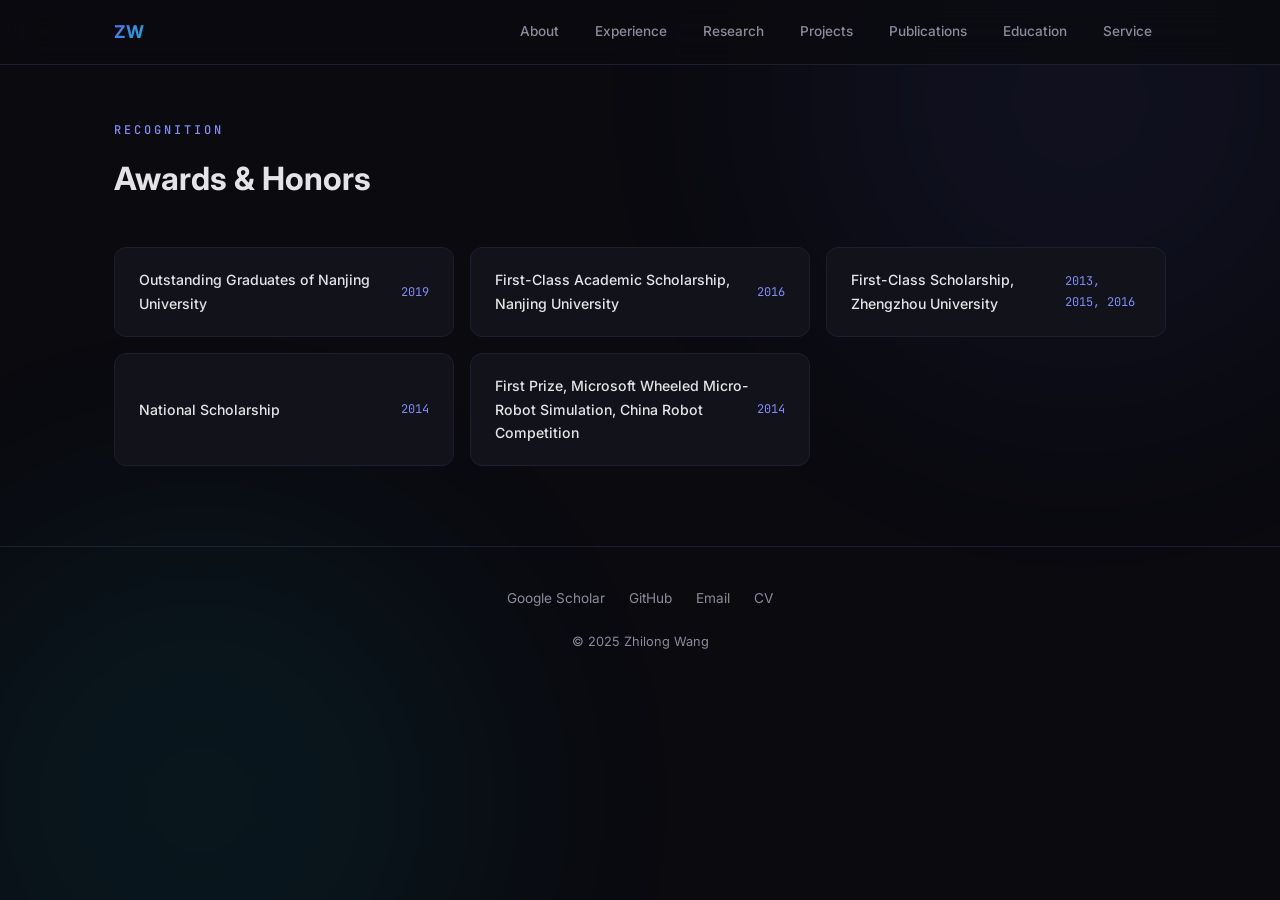
<file: awards.html>
<!DOCTYPE html>
<html lang="en">
<head>
  <meta charset="utf-8">
  <meta name="viewport" content="width=device-width, initial-scale=1">
  <meta name="description" content="Zhilong Wang - Security Engineer & Researcher specializing in program analysis, software security, and AI for security">
  <meta name="author" content="Zhilong Wang">
  <title>Awards | Zhilong Wang</title>
  <link rel="shortcut icon" href="favicon.ico" type="image/x-icon">
  <link href="https://fonts.googleapis.com/css2?family=Inter:wght@300;400;500;600;700&family=JetBrains+Mono:wght@400;500&display=swap" rel="stylesheet">
  <link rel="stylesheet" href="style.css">
</head>
<body>

<div class="bg-glow bg-glow-1"></div>
<div class="bg-glow bg-glow-2"></div>

<nav>
  <div class="nav-inner">
    <a href="index.html" class="nav-logo">ZW</a>
    <button class="nav-toggle" onclick="document.querySelector('.nav-links').classList.toggle('open')" aria-label="Menu">&#9776;</button>
    <div class="nav-links">
      <a href="index.html#about" data-nav="index.html">About</a>
      <a href="experience.html" data-nav="experience.html">Experience</a>
      <a href="research.html" data-nav="research.html">Research</a>
      <a href="projects.html" data-nav="projects.html">Projects</a>
      <a href="publications.html" data-nav="publications.html">Publications</a>
      <a href="education.html" data-nav="education.html">Education</a>
      <a href="service.html" data-nav="service.html">Service</a>
    </div>
  </div>
</nav>

<section id="awards">
  <div class="container">
    <div class="section-label">Recognition</div>
    <h2 class="section-title">Awards & Honors</h2>
    <div class="awards-grid">
      <div class="award-item fade-in">
        <span class="award-name">Outstanding Graduates of Nanjing University</span>
        <span class="award-year">2019</span>
      </div>
      <div class="award-item fade-in">
        <span class="award-name">First-Class Academic Scholarship, Nanjing University</span>
        <span class="award-year">2016</span>
      </div>
      <div class="award-item fade-in">
        <span class="award-name">First-Class Scholarship, Zhengzhou University</span>
        <span class="award-year">2013, 2015, 2016</span>
      </div>
      <div class="award-item fade-in">
        <span class="award-name">National Scholarship</span>
        <span class="award-year">2014</span>
      </div>
      <div class="award-item fade-in">
        <span class="award-name">First Prize, Microsoft Wheeled Micro-Robot Simulation, China Robot Competition</span>
        <span class="award-year">2014</span>
      </div>
    </div>
  </div>
</section>

<footer>
  <div class="container">
    <div class="footer-links">
      <a href="https://scholar.google.com/citations?user=POZRVgoAAAAJ" target="_blank">Google Scholar</a>
      <a href="https://github.com/zhilongwang" target="_blank">GitHub</a>
      <a href="mailto:izhilongwang@gmail.com">Email</a>
      <a href="resume/cv_en.pdf" target="_blank">CV</a>
    </div>
    <p>&copy; 2025 Zhilong Wang</p>
  </div>
</footer>

<script>
const observer = new IntersectionObserver((entries) => {
  entries.forEach(entry => {
    if (entry.isIntersecting) entry.target.classList.add('visible');
  });
}, { threshold: 0.1 });
document.querySelectorAll('.fade-in').forEach(el => observer.observe(el));

document.querySelectorAll('.nav-links a').forEach(link => {
  link.addEventListener('click', () => {
    document.querySelector('.nav-links').classList.remove('open');
  });
});

(function() {
  const path = window.location.pathname;
  const file = path.endsWith('/') || path.endsWith('/index.html') || path === '' ? 'index.html' : path.split('/').pop();
  document.querySelectorAll('.nav-links a[data-nav]').forEach(a => {
    if (a.getAttribute('data-nav') === file) a.classList.add('active');
  });
})();
</script>

</body>
</html>
</file>
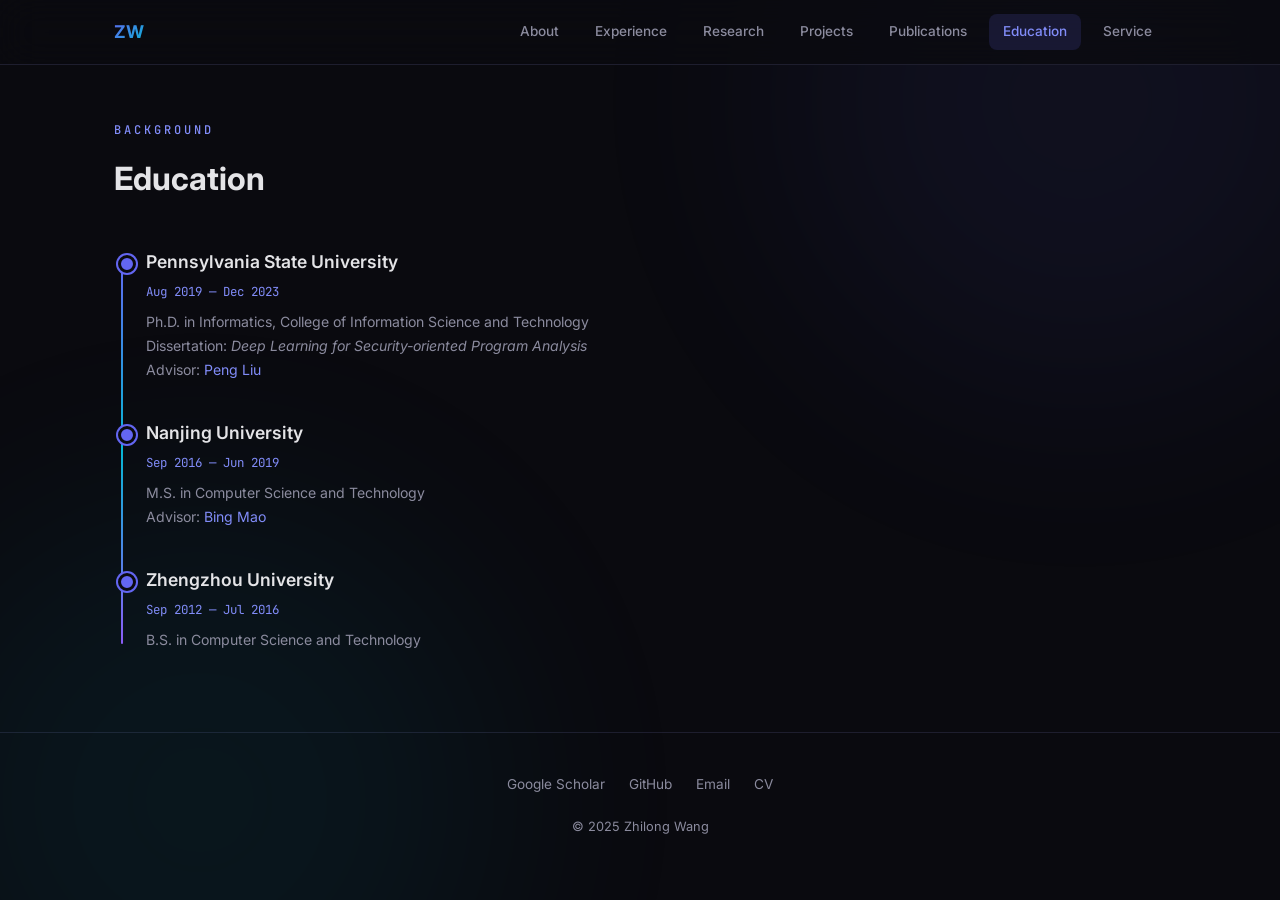
<file: education.html>
<!DOCTYPE html>
<html lang="en">
<head>
  <meta charset="utf-8">
  <meta name="viewport" content="width=device-width, initial-scale=1">
  <meta name="description" content="Zhilong Wang - Security Engineer & Researcher specializing in program analysis, software security, and AI for security">
  <meta name="author" content="Zhilong Wang">
  <title>Education | Zhilong Wang</title>
  <link rel="shortcut icon" href="favicon.ico" type="image/x-icon">
  <link href="https://fonts.googleapis.com/css2?family=Inter:wght@300;400;500;600;700&family=JetBrains+Mono:wght@400;500&display=swap" rel="stylesheet">
  <link rel="stylesheet" href="style.css">
</head>
<body>

<div class="bg-glow bg-glow-1"></div>
<div class="bg-glow bg-glow-2"></div>

<nav>
  <div class="nav-inner">
    <a href="index.html" class="nav-logo">ZW</a>
    <button class="nav-toggle" onclick="document.querySelector('.nav-links').classList.toggle('open')" aria-label="Menu">&#9776;</button>
    <div class="nav-links">
      <a href="index.html#about" data-nav="index.html">About</a>
      <a href="experience.html" data-nav="experience.html">Experience</a>
      <a href="research.html" data-nav="research.html">Research</a>
      <a href="projects.html" data-nav="projects.html">Projects</a>
      <a href="publications.html" data-nav="publications.html">Publications</a>
      <a href="education.html" data-nav="education.html">Education</a>
      <a href="service.html" data-nav="service.html">Service</a>
    </div>
  </div>
</nav>

<section id="education">
  <div class="container">
    <div class="section-label">Background</div>
    <h2 class="section-title">Education</h2>
    <div class="timeline">
      <div class="timeline-item fade-in">
        <h3>Pennsylvania State University</h3>
        <div class="timeline-date">Aug 2019 &mdash; Dec 2023</div>
        <p>Ph.D. in Informatics, College of Information Science and Technology<br>
        Dissertation: <em>Deep Learning for Security-oriented Program Analysis</em><br>
        Advisor: <a href="https://s2.ist.psu.edu/pliu/" style="color:var(--accent-light);text-decoration:none;">Peng Liu</a></p>
      </div>
      <div class="timeline-item fade-in">
        <h3>Nanjing University</h3>
        <div class="timeline-date">Sep 2016 &mdash; Jun 2019</div>
        <p>M.S. in Computer Science and Technology<br>
        Advisor: <a href="https://cs.nju.edu.cn/58/1f/c2639a153631/page.htm" style="color:var(--accent-light);text-decoration:none;">Bing Mao</a></p>
      </div>
      <div class="timeline-item fade-in">
        <h3>Zhengzhou University</h3>
        <div class="timeline-date">Sep 2012 &mdash; Jul 2016</div>
        <p>B.S. in Computer Science and Technology</p>
      </div>
    </div>
  </div>
</section>

<footer>
  <div class="container">
    <div class="footer-links">
      <a href="https://scholar.google.com/citations?user=POZRVgoAAAAJ" target="_blank">Google Scholar</a>
      <a href="https://github.com/zhilongwang" target="_blank">GitHub</a>
      <a href="mailto:izhilongwang@gmail.com">Email</a>
      <a href="resume/cv_en.pdf" target="_blank">CV</a>
    </div>
    <p>&copy; 2025 Zhilong Wang</p>
  </div>
</footer>

<script>
const observer = new IntersectionObserver((entries) => {
  entries.forEach(entry => {
    if (entry.isIntersecting) entry.target.classList.add('visible');
  });
}, { threshold: 0.1 });
document.querySelectorAll('.fade-in').forEach(el => observer.observe(el));

document.querySelectorAll('.nav-links a').forEach(link => {
  link.addEventListener('click', () => {
    document.querySelector('.nav-links').classList.remove('open');
  });
});

(function() {
  const path = window.location.pathname;
  const file = path.endsWith('/') || path.endsWith('/index.html') || path === '' ? 'index.html' : path.split('/').pop();
  document.querySelectorAll('.nav-links a[data-nav]').forEach(a => {
    if (a.getAttribute('data-nav') === file) a.classList.add('active');
  });
})();
</script>

</body>
</html>
</file>
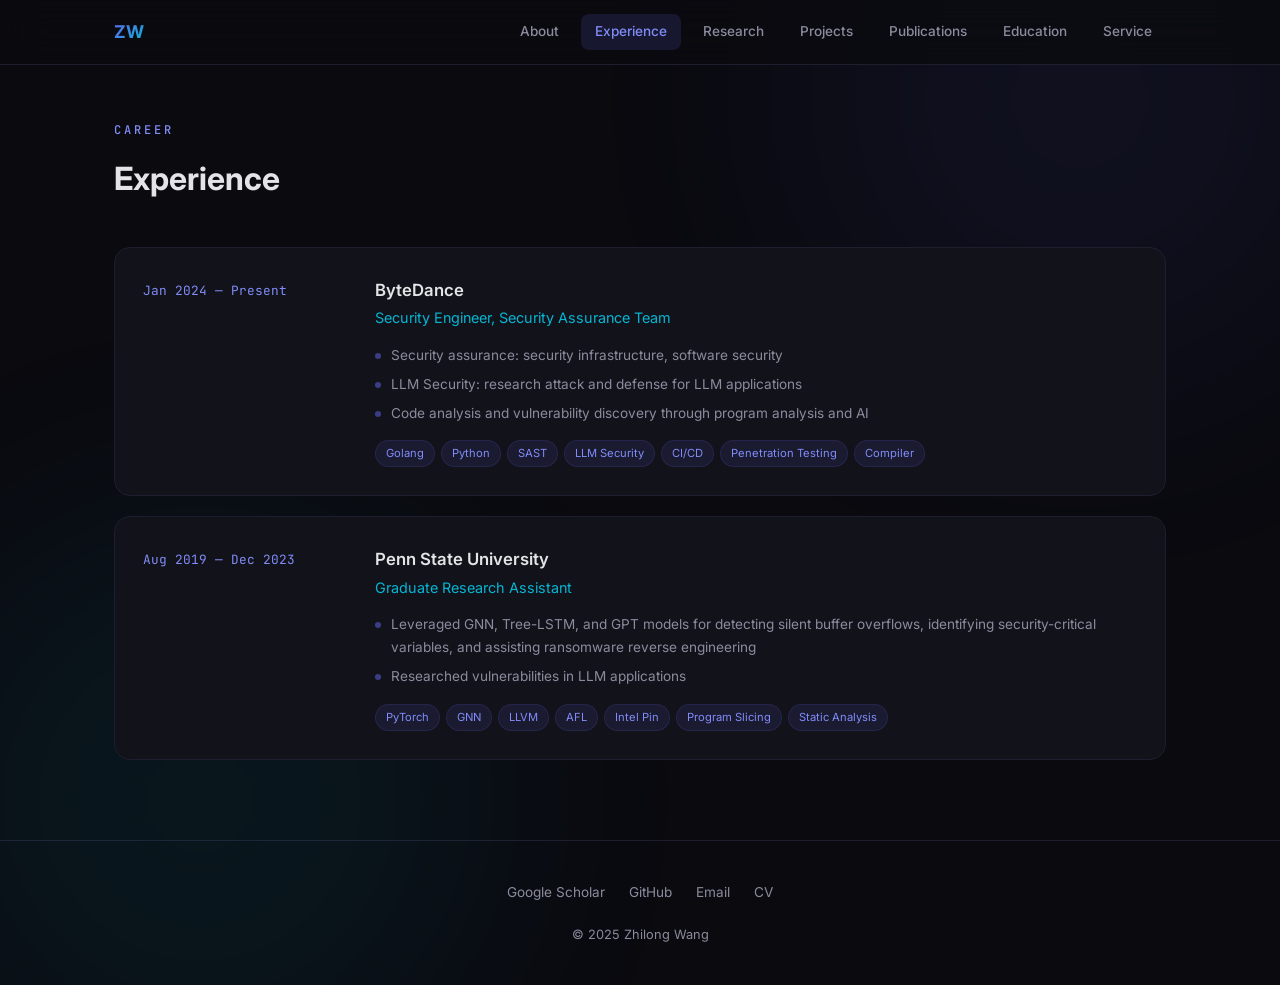
<file: experience.html>
<!DOCTYPE html>
<html lang="en">
<head>
  <meta charset="utf-8">
  <meta name="viewport" content="width=device-width, initial-scale=1">
  <meta name="description" content="Zhilong Wang - Security Engineer & Researcher specializing in program analysis, software security, and AI for security">
  <meta name="author" content="Zhilong Wang">
  <title>Experience | Zhilong Wang</title>
  <link rel="shortcut icon" href="favicon.ico" type="image/x-icon">
  <link href="https://fonts.googleapis.com/css2?family=Inter:wght@300;400;500;600;700&family=JetBrains+Mono:wght@400;500&display=swap" rel="stylesheet">
  <link rel="stylesheet" href="style.css">
</head>
<body>

<div class="bg-glow bg-glow-1"></div>
<div class="bg-glow bg-glow-2"></div>

<nav>
  <div class="nav-inner">
    <a href="index.html" class="nav-logo">ZW</a>
    <button class="nav-toggle" onclick="document.querySelector('.nav-links').classList.toggle('open')" aria-label="Menu">&#9776;</button>
    <div class="nav-links">
      <a href="index.html#about" data-nav="index.html">About</a>
      <a href="experience.html" data-nav="experience.html">Experience</a>
      <a href="research.html" data-nav="research.html">Research</a>
      <a href="projects.html" data-nav="projects.html">Projects</a>
      <a href="publications.html" data-nav="publications.html">Publications</a>
      <a href="education.html" data-nav="education.html">Education</a>
      <a href="service.html" data-nav="service.html">Service</a>
    </div>
  </div>
</nav>

<section id="experience">
  <div class="container">
    <div class="section-label">Career</div>
    <h2 class="section-title">Experience</h2>
    <div class="exp-list">

      <div class="card exp-item fade-in">
        <div class="exp-date">Jan 2024 &mdash; Present</div>
        <div class="exp-content">
          <h3>ByteDance</h3>
          <div class="exp-role">Security Engineer, Security Assurance Team</div>
          <ul>
            <li>Security assurance: security infrastructure, software security</li>
            <li>LLM Security: research attack and defense for LLM applications</li>
            <li>Code analysis and vulnerability discovery through program analysis and AI</li>
          </ul>
          <div class="exp-skills">
            <span>Golang</span><span>Python</span><span>SAST</span><span>LLM Security</span><span>CI/CD</span><span>Penetration Testing</span><span>Compiler</span>
          </div>
        </div>
      </div>

      <div class="card exp-item fade-in">
        <div class="exp-date">Aug 2019 &mdash; Dec 2023</div>
        <div class="exp-content">
          <h3>Penn State University</h3>
          <div class="exp-role">Graduate Research Assistant</div>
          <ul>
            <li>Leveraged GNN, Tree-LSTM, and GPT models for detecting silent buffer overflows, identifying security-critical variables, and assisting ransomware reverse engineering</li>
            <li>Researched vulnerabilities in LLM applications</li>
          </ul>
          <div class="exp-skills">
            <span>PyTorch</span><span>GNN</span><span>LLVM</span><span>AFL</span><span>Intel Pin</span><span>Program Slicing</span><span>Static Analysis</span>
          </div>
        </div>
      </div>

    </div>
  </div>
</section>

<footer>
  <div class="container">
    <div class="footer-links">
      <a href="https://scholar.google.com/citations?user=POZRVgoAAAAJ" target="_blank">Google Scholar</a>
      <a href="https://github.com/zhilongwang" target="_blank">GitHub</a>
      <a href="mailto:izhilongwang@gmail.com">Email</a>
      <a href="resume/cv_en.pdf" target="_blank">CV</a>
    </div>
    <p>&copy; 2025 Zhilong Wang</p>
  </div>
</footer>

<script>
const observer = new IntersectionObserver((entries) => {
  entries.forEach(entry => {
    if (entry.isIntersecting) entry.target.classList.add('visible');
  });
}, { threshold: 0.1 });
document.querySelectorAll('.fade-in').forEach(el => observer.observe(el));

document.querySelectorAll('.nav-links a').forEach(link => {
  link.addEventListener('click', () => {
    document.querySelector('.nav-links').classList.remove('open');
  });
});

(function() {
  const path = window.location.pathname;
  const file = path.endsWith('/') || path.endsWith('/index.html') || path === '' ? 'index.html' : path.split('/').pop();
  document.querySelectorAll('.nav-links a[data-nav]').forEach(a => {
    if (a.getAttribute('data-nav') === file) a.classList.add('active');
  });
})();
</script>

</body>
</html>
</file>
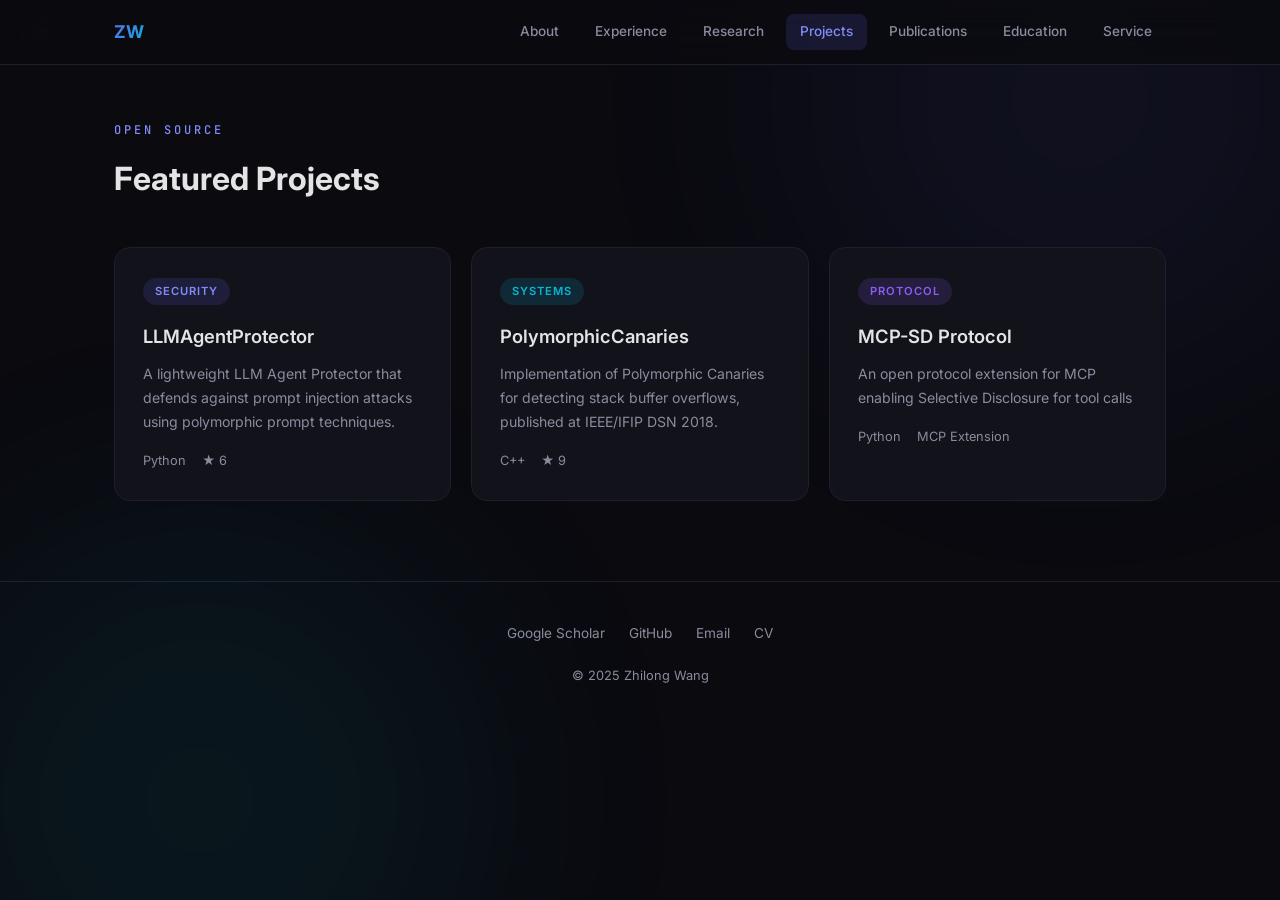
<file: projects.html>
<!DOCTYPE html>
<html lang="en">
<head>
  <meta charset="utf-8">
  <meta name="viewport" content="width=device-width, initial-scale=1">
  <meta name="description" content="Zhilong Wang - Security Engineer & Researcher specializing in program analysis, software security, and AI for security">
  <meta name="author" content="Zhilong Wang">
  <title>Projects | Zhilong Wang</title>
  <link rel="shortcut icon" href="favicon.ico" type="image/x-icon">
  <link href="https://fonts.googleapis.com/css2?family=Inter:wght@300;400;500;600;700&family=JetBrains+Mono:wght@400;500&display=swap" rel="stylesheet">
  <link rel="stylesheet" href="style.css">
</head>
<body>

<div class="bg-glow bg-glow-1"></div>
<div class="bg-glow bg-glow-2"></div>

<nav>
  <div class="nav-inner">
    <a href="index.html" class="nav-logo">ZW</a>
    <button class="nav-toggle" onclick="document.querySelector('.nav-links').classList.toggle('open')" aria-label="Menu">&#9776;</button>
    <div class="nav-links">
      <a href="index.html#about" data-nav="index.html">About</a>
      <a href="experience.html" data-nav="experience.html">Experience</a>
      <a href="research.html" data-nav="research.html">Research</a>
      <a href="projects.html" data-nav="projects.html">Projects</a>
      <a href="publications.html" data-nav="publications.html">Publications</a>
      <a href="education.html" data-nav="education.html">Education</a>
      <a href="service.html" data-nav="service.html">Service</a>
    </div>
  </div>
</nav>

<section id="projects">
  <div class="container">
    <div class="section-label">Open Source</div>
    <h2 class="section-title">Featured Projects</h2>
    <div class="projects-grid">
      <div class="card project-card fade-in">
        <span class="project-tag">Security</span>
        <h3><a href="https://github.com/zhilongwang/LLMAgentProtector" target="_blank">LLMAgentProtector</a></h3>
        <p>A lightweight LLM Agent Protector that defends against prompt injection attacks using polymorphic prompt techniques.</p>
        <div class="project-meta">
          <span>Python</span>
          <span>&#9733; 6</span>
        </div>
      </div>
      <div class="card project-card fade-in">
        <span class="project-tag">Systems</span>
        <h3><a href="https://github.com/zhilongwang/PolymorphicCanaries" target="_blank">PolymorphicCanaries</a></h3>
        <p>Implementation of Polymorphic Canaries for detecting stack buffer overflows, published at IEEE/IFIP DSN 2018.</p>
        <div class="project-meta">
          <span>C++</span>
          <span>&#9733; 9</span>
        </div>
      </div>
      <div class="card project-card fade-in">
        <span class="project-tag">Protocol</span>
        <h3><a href="https://mcp-sd.github.io" target="_blank">MCP-SD Protocol</a></h3>
        <p>An open protocol extension for MCP enabling Selective Disclosure for tool calls</p>
        <div class="project-meta">
          <span>Python</span>
          <span>MCP Extension</span>
        </div>
      </div>
    </div>
  </div>
</section>

<footer>
  <div class="container">
    <div class="footer-links">
      <a href="https://scholar.google.com/citations?user=POZRVgoAAAAJ" target="_blank">Google Scholar</a>
      <a href="https://github.com/zhilongwang" target="_blank">GitHub</a>
      <a href="mailto:izhilongwang@gmail.com">Email</a>
      <a href="resume/cv_en.pdf" target="_blank">CV</a>
    </div>
    <p>&copy; 2025 Zhilong Wang</p>
  </div>
</footer>

<script>
const observer = new IntersectionObserver((entries) => {
  entries.forEach(entry => {
    if (entry.isIntersecting) entry.target.classList.add('visible');
  });
}, { threshold: 0.1 });
document.querySelectorAll('.fade-in').forEach(el => observer.observe(el));

document.querySelectorAll('.nav-links a').forEach(link => {
  link.addEventListener('click', () => {
    document.querySelector('.nav-links').classList.remove('open');
  });
});

(function() {
  const path = window.location.pathname;
  const file = path.endsWith('/') || path.endsWith('/index.html') || path === '' ? 'index.html' : path.split('/').pop();
  document.querySelectorAll('.nav-links a[data-nav]').forEach(a => {
    if (a.getAttribute('data-nav') === file) a.classList.add('active');
  });
})();
</script>

</body>
</html>
</file>
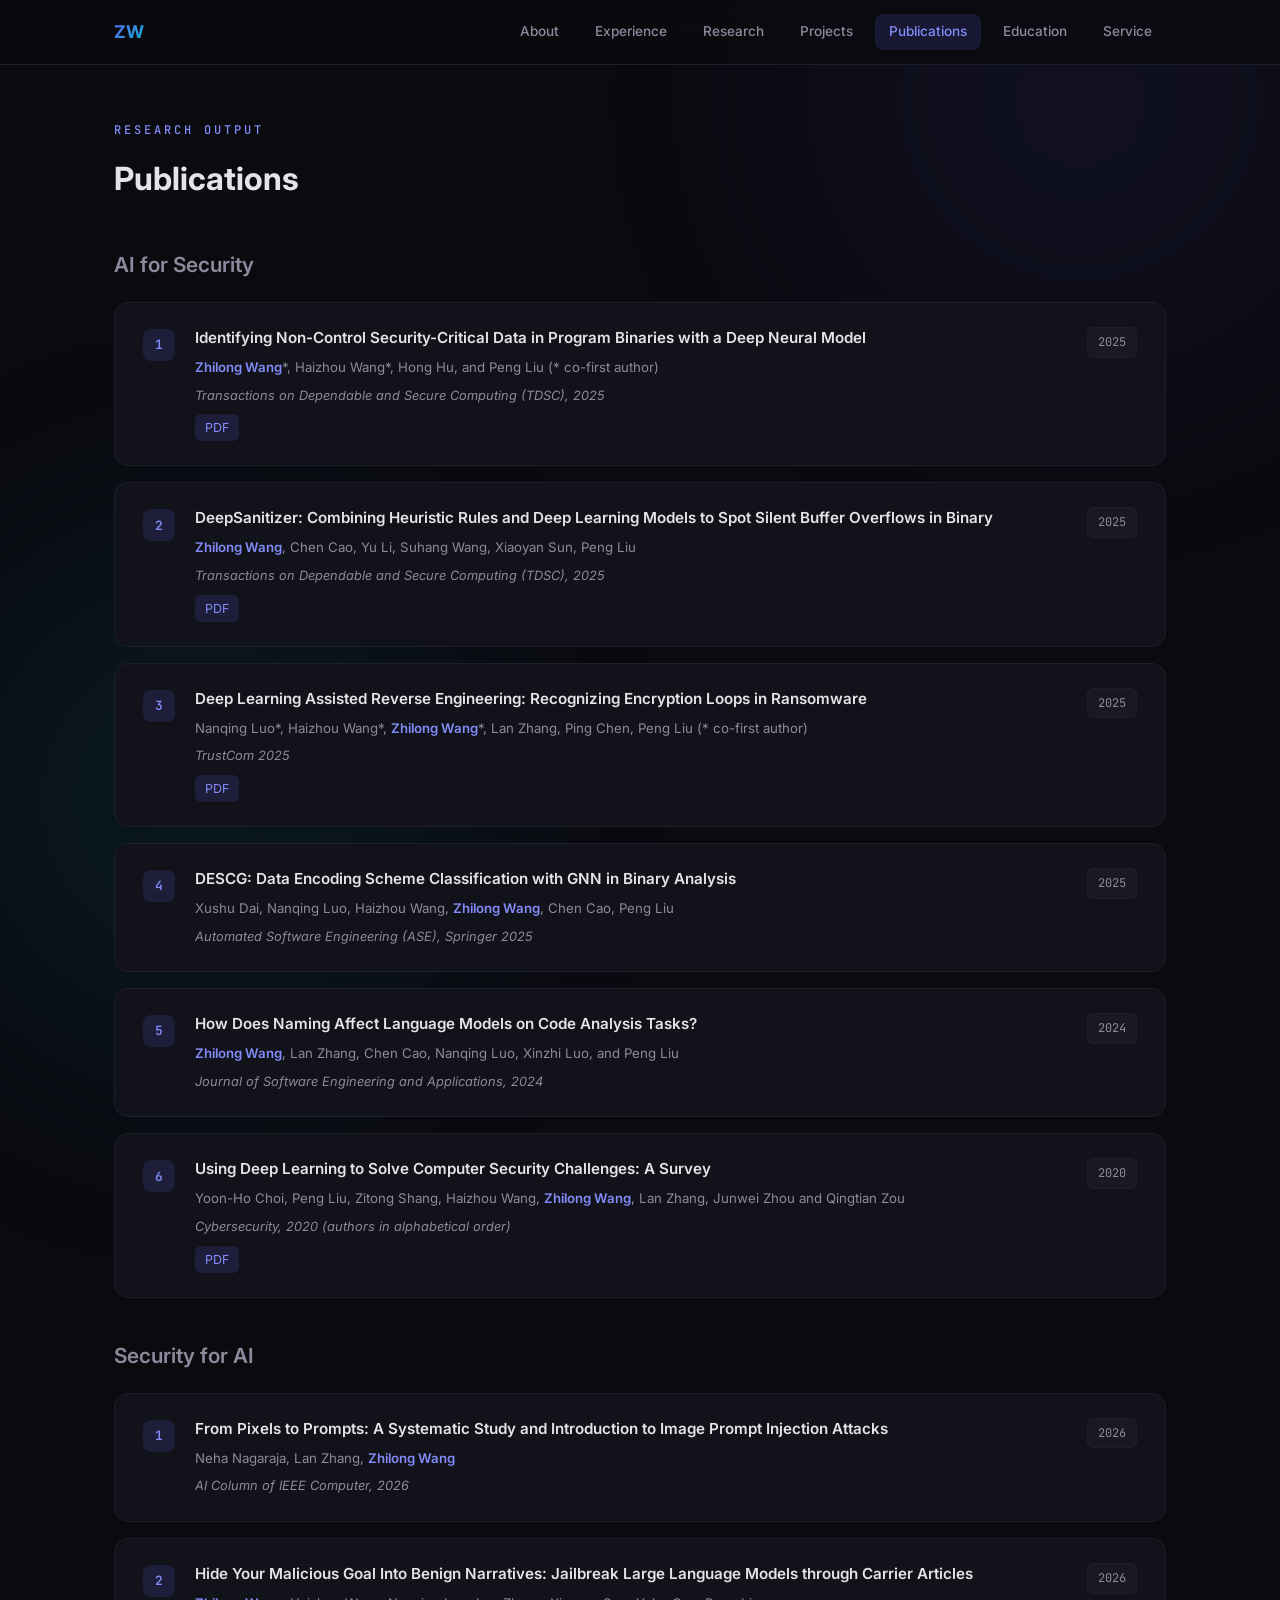
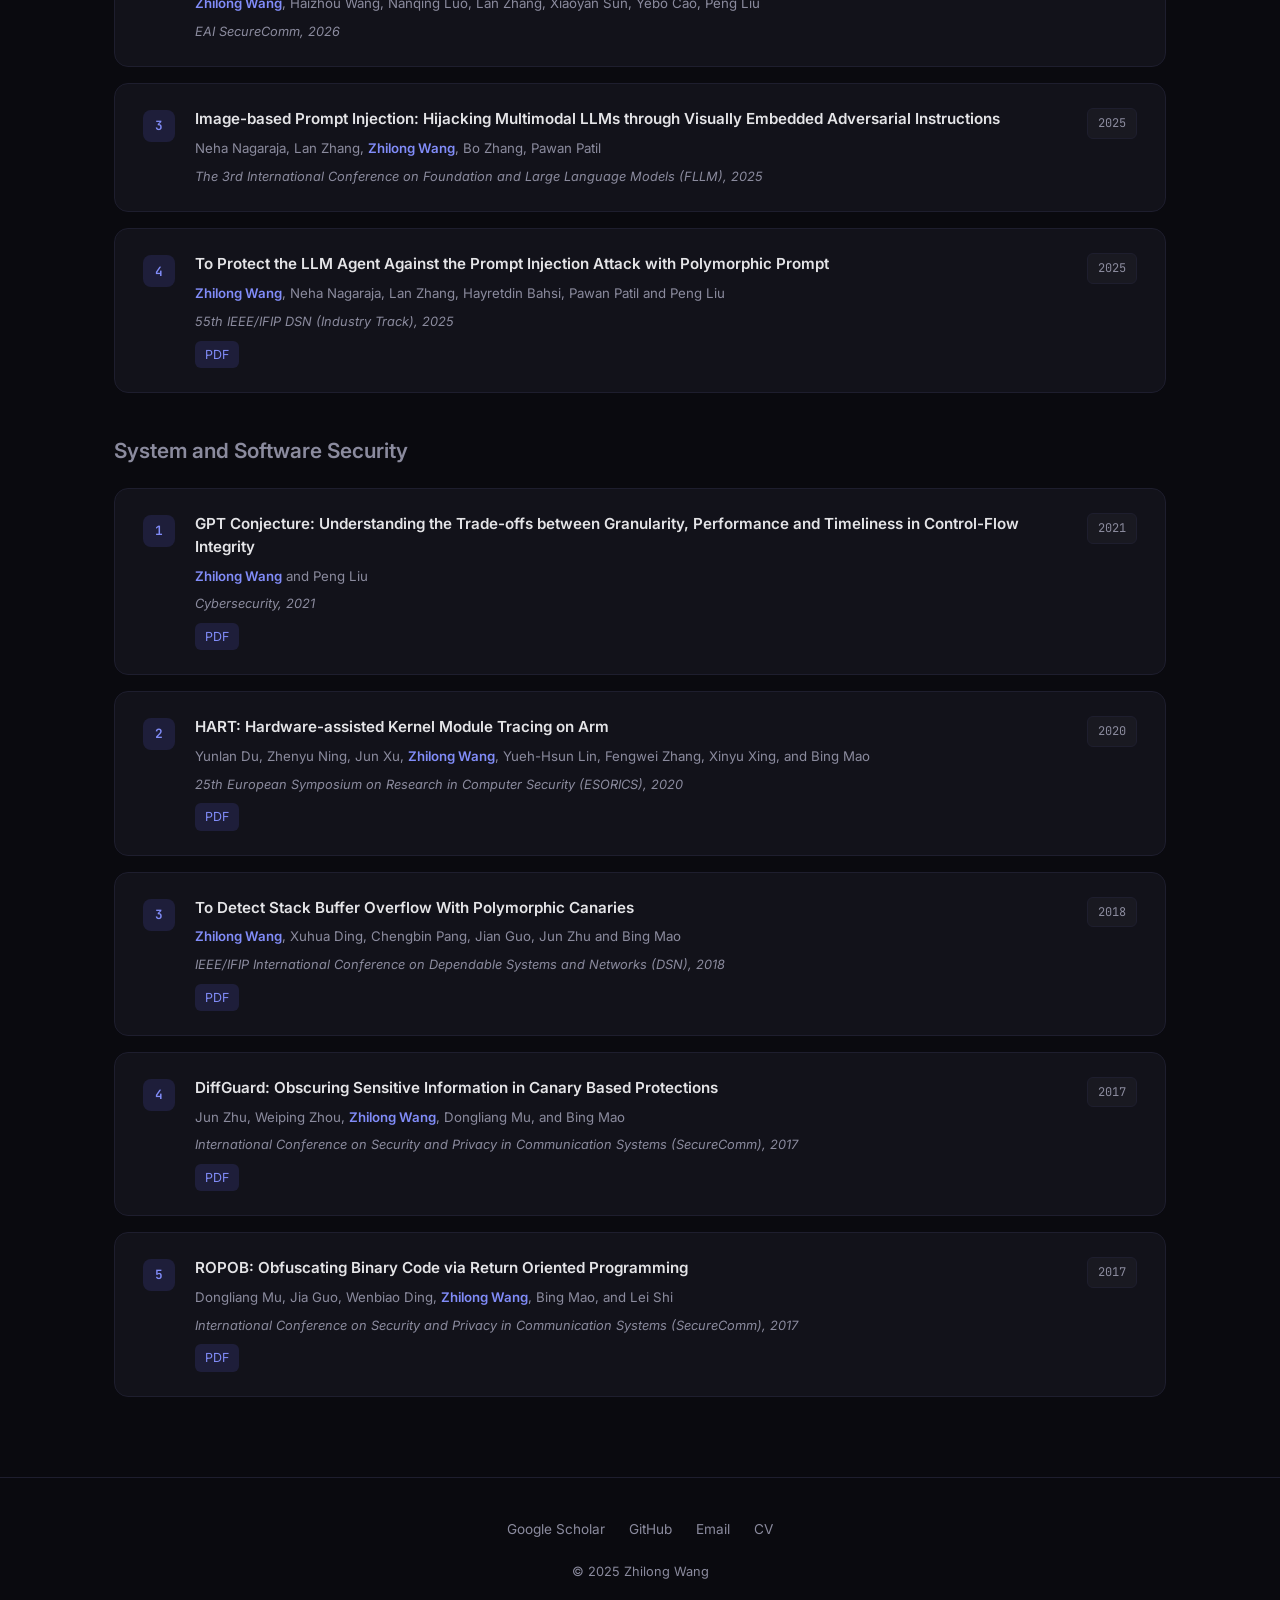
<file: publications.html>
<!DOCTYPE html>
<html lang="en">
<head>
  <meta charset="utf-8">
  <meta name="viewport" content="width=device-width, initial-scale=1">
  <meta name="description" content="Zhilong Wang - Security Engineer & Researcher specializing in program analysis, software security, and AI for security">
  <meta name="author" content="Zhilong Wang">
  <title>Publications | Zhilong Wang</title>
  <link rel="shortcut icon" href="favicon.ico" type="image/x-icon">
  <link href="https://fonts.googleapis.com/css2?family=Inter:wght@300;400;500;600;700&family=JetBrains+Mono:wght@400;500&display=swap" rel="stylesheet">
  <link rel="stylesheet" href="style.css">
</head>
<body>

<div class="bg-glow bg-glow-1"></div>
<div class="bg-glow bg-glow-2"></div>

<nav>
  <div class="nav-inner">
    <a href="index.html" class="nav-logo">ZW</a>
    <button class="nav-toggle" onclick="document.querySelector('.nav-links').classList.toggle('open')" aria-label="Menu">&#9776;</button>
    <div class="nav-links">
      <a href="index.html#about" data-nav="index.html">About</a>
      <a href="experience.html" data-nav="experience.html">Experience</a>
      <a href="research.html" data-nav="research.html">Research</a>
      <a href="projects.html" data-nav="projects.html">Projects</a>
      <a href="publications.html" data-nav="publications.html">Publications</a>
      <a href="education.html" data-nav="education.html">Education</a>
      <a href="service.html" data-nav="service.html">Service</a>
    </div>
  </div>
</nav>

<section id="publications">
  <div class="container">
    <div class="section-label">Research Output</div>
    <h2 class="section-title">Publications</h2>
    <h3 class="pub-subsection">AI for Security</h3>
    <div class="pub-list">

      <div class="pub-item fade-in">
        <div class="pub-number">1</div>
        <div class="pub-content">
          <h4>Identifying Non-Control Security-Critical Data in Program Binaries with a Deep Neural Model</h4>
          <p class="pub-authors"><strong>Zhilong Wang</strong>*, Haizhou Wang*, Hong Hu, and Peng Liu (* co-first author)</p>
          <p class="pub-venue">Transactions on Dependable and Secure Computing (TDSC), 2025</p>
          <a href="publication/critical_data_using_GPT.pdf" class="pub-link">PDF</a>
        </div>
        <span class="pub-year">2025</span>
      </div>

      <div class="pub-item fade-in">
        <div class="pub-number">2</div>
        <div class="pub-content">
          <h4>DeepSanitizer: Combining Heuristic Rules and Deep Learning Models to Spot Silent Buffer Overflows in Binary</h4>
          <p class="pub-authors"><strong>Zhilong Wang</strong>, Chen Cao, Yu Li, Suhang Wang, Xiaoyan Sun, Peng Liu</p>
          <p class="pub-venue">Transactions on Dependable and Secure Computing (TDSC), 2025</p>
          <a href="publication/Spotting_Silent_Buffer_Overflows_in_Execution_Trace_through_Graph_Neural_Network_Assisted_Data_Flow_Analysis.pdf" class="pub-link">PDF</a>
        </div>
        <span class="pub-year">2025</span>
      </div>

      <div class="pub-item fade-in">
        <div class="pub-number">3</div>
        <div class="pub-content">
          <h4>Deep Learning Assisted Reverse Engineering: Recognizing Encryption Loops in Ransomware</h4>
          <p class="pub-authors">Nanqing Luo*, Haizhou Wang*, <strong>Zhilong Wang</strong>*, Lan Zhang, Ping Chen, Peng Liu (* co-first author)</p>
          <p class="pub-venue">TrustCom 2025</p>
          <a href="publication/Ransomware_ICSE2025.pdf" class="pub-link">PDF</a>
        </div>
        <span class="pub-year">2025</span>
      </div>

      <div class="pub-item fade-in">
        <div class="pub-number">4</div>
        <div class="pub-content">
          <h4>DESCG: Data Encoding Scheme Classification with GNN in Binary Analysis</h4>
          <p class="pub-authors">Xushu Dai, Nanqing Luo, Haizhou Wang, <strong>Zhilong Wang</strong>, Chen Cao, Peng Liu</p>
          <p class="pub-venue">Automated Software Engineering (ASE), Springer 2025</p>
        </div>
        <span class="pub-year">2025</span>
      </div>

      <div class="pub-item fade-in">
        <div class="pub-number">5</div>
        <div class="pub-content">
          <h4>How Does Naming Affect Language Models on Code Analysis Tasks?</h4>
          <p class="pub-authors"><strong>Zhilong Wang</strong>, Lan Zhang, Chen Cao, Nanqing Luo, Xinzhi Luo, and Peng Liu</p>
          <p class="pub-venue">Journal of Software Engineering and Applications, 2024</p>
        </div>
        <span class="pub-year">2024</span>
      </div>

      <div class="pub-item fade-in">
        <div class="pub-number">6</div>
        <div class="pub-content">
          <h4>Using Deep Learning to Solve Computer Security Challenges: A Survey</h4>
          <p class="pub-authors">Yoon-Ho Choi, Peng Liu, Zitong Shang, Haizhou Wang, <strong>Zhilong Wang</strong>, Lan Zhang, Junwei Zhou and Qingtian Zou</p>
          <p class="pub-venue">Cybersecurity, 2020 (authors in alphabetical order)</p>
          <a href="publication/surveydp.pdf" class="pub-link">PDF</a>
        </div>
        <span class="pub-year">2020</span>
      </div>

    </div>

    <h3 class="pub-subsection">Security for AI</h3>
    <div class="pub-list">

      <div class="pub-item fade-in">
        <div class="pub-number">1</div>
        <div class="pub-content">
          <h4>From Pixels to Prompts: A Systematic Study and Introduction to Image Prompt Injection Attacks</h4>
          <p class="pub-authors">Neha Nagaraja, Lan Zhang, <strong>Zhilong Wang</strong></p>
          <p class="pub-venue">AI Column of IEEE Computer, 2026</p>
        </div>
        <span class="pub-year">2026</span>
      </div>

      <div class="pub-item fade-in">
        <div class="pub-number">2</div>
        <div class="pub-content">
          <h4>Hide Your Malicious Goal Into Benign Narratives: Jailbreak Large Language Models through Carrier Articles</h4>
          <p class="pub-authors"><strong>Zhilong Wang</strong>, Haizhou Wang, Nanqing Luo, Lan Zhang, Xiaoyan Sun, Yebo Cao, Peng Liu</p>
          <p class="pub-venue">EAI SecureComm, 2026</p>
        </div>
        <span class="pub-year">2026</span>
      </div>

      <div class="pub-item fade-in">
        <div class="pub-number">3</div>
        <div class="pub-content">
          <h4>Image-based Prompt Injection: Hijacking Multimodal LLMs through Visually Embedded Adversarial Instructions</h4>
          <p class="pub-authors">Neha Nagaraja, Lan Zhang, <strong>Zhilong Wang</strong>, Bo Zhang, Pawan Patil</p>
          <p class="pub-venue">The 3rd International Conference on Foundation and Large Language Models (FLLM), 2025</p>
        </div>
        <span class="pub-year">2025</span>
      </div>

      <div class="pub-item fade-in">
        <div class="pub-number">4</div>
        <div class="pub-content">
          <h4>To Protect the LLM Agent Against the Prompt Injection Attack with Polymorphic Prompt</h4>
          <p class="pub-authors"><strong>Zhilong Wang</strong>, Neha Nagaraja, Lan Zhang, Hayretdin Bahsi, Pawan Patil and Peng Liu</p>
          <p class="pub-venue">55th IEEE/IFIP DSN (Industry Track), 2025</p>
          <a href="publication/LLM_Jailbreak__DSN_2025_-14.pdf" class="pub-link">PDF</a>
        </div>
        <span class="pub-year">2025</span>
      </div>

    </div>

    <h3 class="pub-subsection">System and Software Security</h3>
    <div class="pub-list">

      <div class="pub-item fade-in">
        <div class="pub-number">1</div>
        <div class="pub-content">
          <h4>GPT Conjecture: Understanding the Trade-offs between Granularity, Performance and Timeliness in Control-Flow Integrity</h4>
          <p class="pub-authors"><strong>Zhilong Wang</strong> and Peng Liu</p>
          <p class="pub-venue">Cybersecurity, 2021</p>
          <a href="publication/gptconjecture.pdf" class="pub-link">PDF</a>
        </div>
        <span class="pub-year">2021</span>
      </div>

      <div class="pub-item fade-in">
        <div class="pub-number">2</div>
        <div class="pub-content">
          <h4>HART: Hardware-assisted Kernel Module Tracing on Arm</h4>
          <p class="pub-authors">Yunlan Du, Zhenyu Ning, Jun Xu, <strong>Zhilong Wang</strong>, Yueh-Hsun Lin, Fengwei Zhang, Xinyu Xing, and Bing Mao</p>
          <p class="pub-venue">25th European Symposium on Research in Computer Security (ESORICS), 2020</p>
          <a href="publication/HART.pdf" class="pub-link">PDF</a>
        </div>
        <span class="pub-year">2020</span>
      </div>

      <div class="pub-item fade-in">
        <div class="pub-number">3</div>
        <div class="pub-content">
          <h4>To Detect Stack Buffer Overflow With Polymorphic Canaries</h4>
          <p class="pub-authors"><strong>Zhilong Wang</strong>, Xuhua Ding, Chengbin Pang, Jian Guo, Jun Zhu and Bing Mao</p>
          <p class="pub-venue">IEEE/IFIP International Conference on Dependable Systems and Networks (DSN), 2018</p>
          <a href="publication/canary.pdf" class="pub-link">PDF</a>
        </div>
        <span class="pub-year">2018</span>
      </div>

      <div class="pub-item fade-in">
        <div class="pub-number">4</div>
        <div class="pub-content">
          <h4>DiffGuard: Obscuring Sensitive Information in Canary Based Protections</h4>
          <p class="pub-authors">Jun Zhu, Weiping Zhou, <strong>Zhilong Wang</strong>, Dongliang Mu, and Bing Mao</p>
          <p class="pub-venue">International Conference on Security and Privacy in Communication Systems (SecureComm), 2017</p>
          <a href="publication/DiffGuard.pdf" class="pub-link">PDF</a>
        </div>
        <span class="pub-year">2017</span>
      </div>

      <div class="pub-item fade-in">
        <div class="pub-number">5</div>
        <div class="pub-content">
          <h4>ROPOB: Obfuscating Binary Code via Return Oriented Programming</h4>
          <p class="pub-authors">Dongliang Mu, Jia Guo, Wenbiao Ding, <strong>Zhilong Wang</strong>, Bing Mao, and Lei Shi</p>
          <p class="pub-venue">International Conference on Security and Privacy in Communication Systems (SecureComm), 2017</p>
          <a href="publication/ROPOB.pdf" class="pub-link">PDF</a>
        </div>
        <span class="pub-year">2017</span>
      </div>

    </div>
  </div>
</section>

<footer>
  <div class="container">
    <div class="footer-links">
      <a href="https://scholar.google.com/citations?user=POZRVgoAAAAJ" target="_blank">Google Scholar</a>
      <a href="https://github.com/zhilongwang" target="_blank">GitHub</a>
      <a href="mailto:izhilongwang@gmail.com">Email</a>
      <a href="resume/cv_en.pdf" target="_blank">CV</a>
    </div>
    <p>&copy; 2025 Zhilong Wang</p>
  </div>
</footer>

<script>
const observer = new IntersectionObserver((entries) => {
  entries.forEach(entry => {
    if (entry.isIntersecting) entry.target.classList.add('visible');
  });
}, { threshold: 0.1 });
document.querySelectorAll('.fade-in').forEach(el => observer.observe(el));

document.querySelectorAll('.nav-links a').forEach(link => {
  link.addEventListener('click', () => {
    document.querySelector('.nav-links').classList.remove('open');
  });
});

(function() {
  const path = window.location.pathname;
  const file = path.endsWith('/') || path.endsWith('/index.html') || path === '' ? 'index.html' : path.split('/').pop();
  document.querySelectorAll('.nav-links a[data-nav]').forEach(a => {
    if (a.getAttribute('data-nav') === file) a.classList.add('active');
  });
})();
</script>

</body>
</html>
</file>
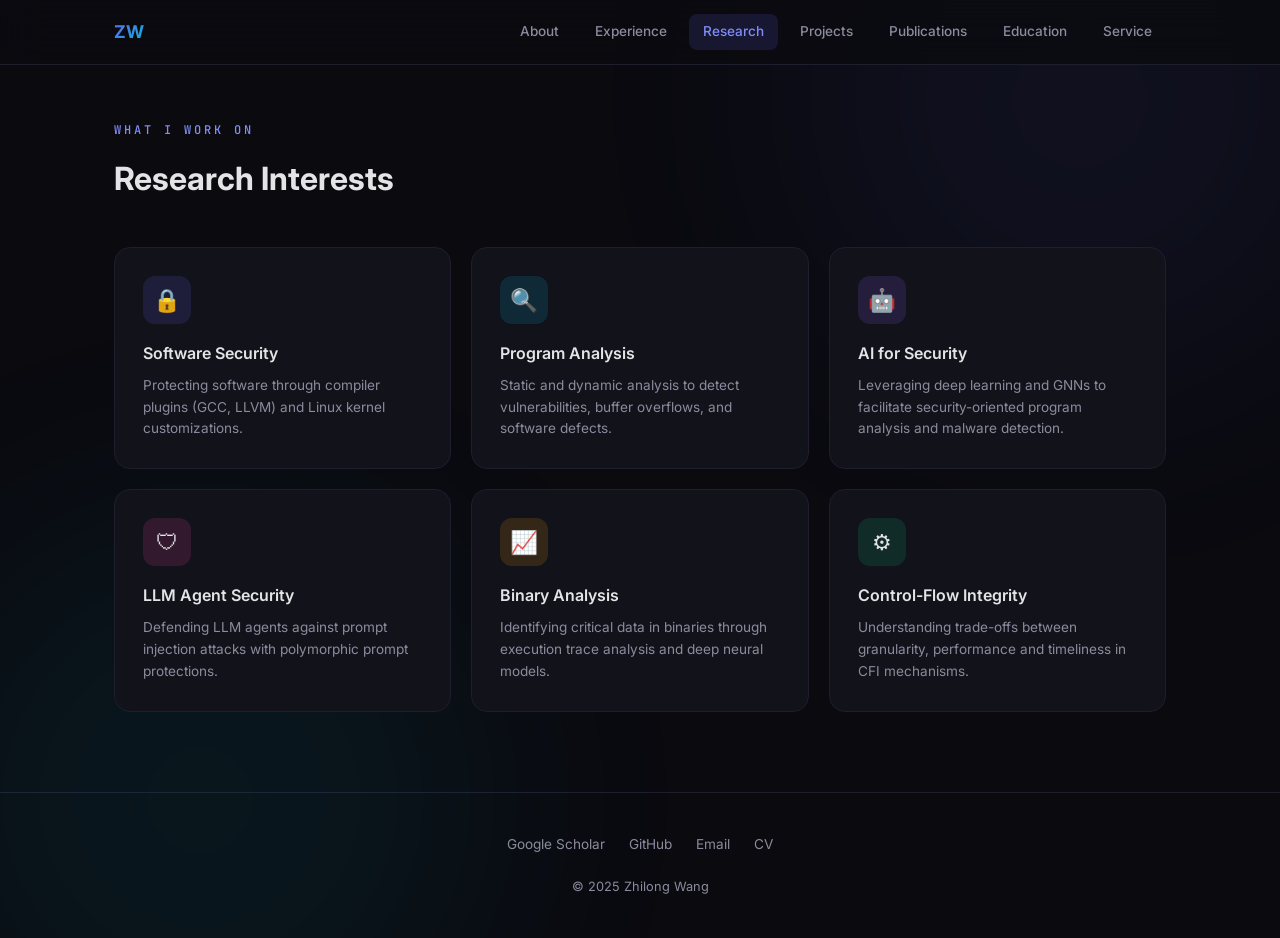
<file: research.html>
<!DOCTYPE html>
<html lang="en">
<head>
  <meta charset="utf-8">
  <meta name="viewport" content="width=device-width, initial-scale=1">
  <meta name="description" content="Zhilong Wang - Security Engineer & Researcher specializing in program analysis, software security, and AI for security">
  <meta name="author" content="Zhilong Wang">
  <title>Research | Zhilong Wang</title>
  <link rel="shortcut icon" href="favicon.ico" type="image/x-icon">
  <link href="https://fonts.googleapis.com/css2?family=Inter:wght@300;400;500;600;700&family=JetBrains+Mono:wght@400;500&display=swap" rel="stylesheet">
  <link rel="stylesheet" href="style.css">
</head>
<body>

<div class="bg-glow bg-glow-1"></div>
<div class="bg-glow bg-glow-2"></div>

<nav>
  <div class="nav-inner">
    <a href="index.html" class="nav-logo">ZW</a>
    <button class="nav-toggle" onclick="document.querySelector('.nav-links').classList.toggle('open')" aria-label="Menu">&#9776;</button>
    <div class="nav-links">
      <a href="index.html#about" data-nav="index.html">About</a>
      <a href="experience.html" data-nav="experience.html">Experience</a>
      <a href="research.html" data-nav="research.html">Research</a>
      <a href="projects.html" data-nav="projects.html">Projects</a>
      <a href="publications.html" data-nav="publications.html">Publications</a>
      <a href="education.html" data-nav="education.html">Education</a>
      <a href="service.html" data-nav="service.html">Service</a>
    </div>
  </div>
</nav>

<section id="research">
  <div class="container">
    <div class="section-label">What I Work On</div>
    <h2 class="section-title">Research Interests</h2>
    <div class="research-grid">
      <div class="card research-card fade-in">
        <div class="icon">&#128274;</div>
        <h3>Software Security</h3>
        <p>Protecting software through compiler plugins (GCC, LLVM) and Linux kernel customizations.</p>
      </div>
      <div class="card research-card fade-in">
        <div class="icon">&#128269;</div>
        <h3>Program Analysis</h3>
        <p>Static and dynamic analysis to detect vulnerabilities, buffer overflows, and software defects.</p>
      </div>
      <div class="card research-card fade-in">
        <div class="icon">&#129302;</div>
        <h3>AI for Security</h3>
        <p>Leveraging deep learning and GNNs to facilitate security-oriented program analysis and malware detection.</p>
      </div>
      <div class="card research-card fade-in">
        <div class="icon">&#128737;</div>
        <h3>LLM Agent Security</h3>
        <p>Defending LLM agents against prompt injection attacks with polymorphic prompt protections.</p>
      </div>
      <div class="card research-card fade-in">
        <div class="icon">&#128200;</div>
        <h3>Binary Analysis</h3>
        <p>Identifying critical data in binaries through execution trace analysis and deep neural models.</p>
      </div>
      <div class="card research-card fade-in">
        <div class="icon">&#9881;</div>
        <h3>Control-Flow Integrity</h3>
        <p>Understanding trade-offs between granularity, performance and timeliness in CFI mechanisms.</p>
      </div>
    </div>
  </div>
</section>

<footer>
  <div class="container">
    <div class="footer-links">
      <a href="https://scholar.google.com/citations?user=POZRVgoAAAAJ" target="_blank">Google Scholar</a>
      <a href="https://github.com/zhilongwang" target="_blank">GitHub</a>
      <a href="mailto:izhilongwang@gmail.com">Email</a>
      <a href="resume/cv_en.pdf" target="_blank">CV</a>
    </div>
    <p>&copy; 2025 Zhilong Wang</p>
  </div>
</footer>

<script>
const observer = new IntersectionObserver((entries) => {
  entries.forEach(entry => {
    if (entry.isIntersecting) entry.target.classList.add('visible');
  });
}, { threshold: 0.1 });
document.querySelectorAll('.fade-in').forEach(el => observer.observe(el));

document.querySelectorAll('.nav-links a').forEach(link => {
  link.addEventListener('click', () => {
    document.querySelector('.nav-links').classList.remove('open');
  });
});

(function() {
  const path = window.location.pathname;
  const file = path.endsWith('/') || path.endsWith('/index.html') || path === '' ? 'index.html' : path.split('/').pop();
  document.querySelectorAll('.nav-links a[data-nav]').forEach(a => {
    if (a.getAttribute('data-nav') === file) a.classList.add('active');
  });
})();
</script>

</body>
</html>
</file>
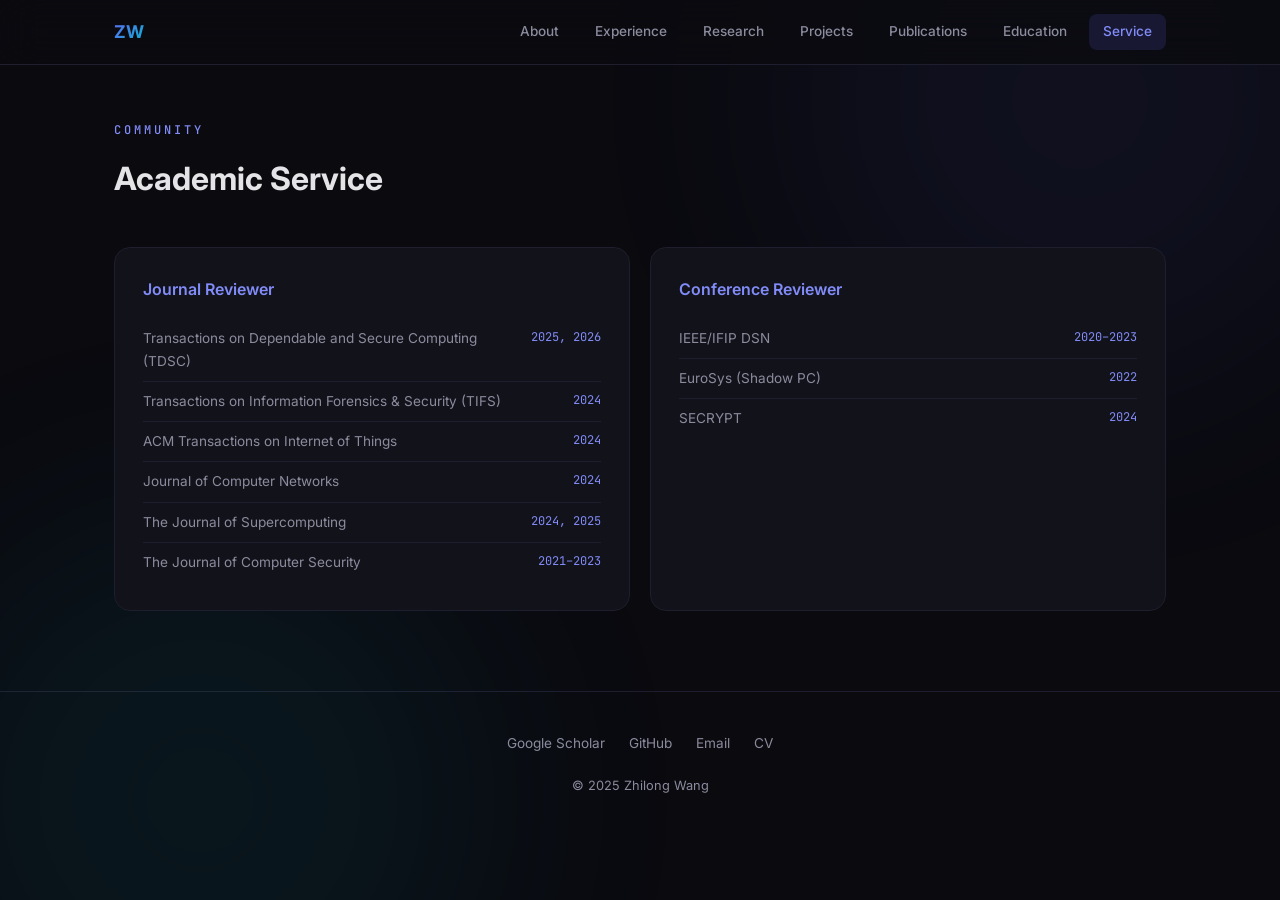
<file: service.html>
<!DOCTYPE html>
<html lang="en">
<head>
  <meta charset="utf-8">
  <meta name="viewport" content="width=device-width, initial-scale=1">
  <meta name="description" content="Zhilong Wang - Security Engineer & Researcher specializing in program analysis, software security, and AI for security">
  <meta name="author" content="Zhilong Wang">
  <title>Service | Zhilong Wang</title>
  <link rel="shortcut icon" href="favicon.ico" type="image/x-icon">
  <link href="https://fonts.googleapis.com/css2?family=Inter:wght@300;400;500;600;700&family=JetBrains+Mono:wght@400;500&display=swap" rel="stylesheet">
  <link rel="stylesheet" href="style.css">
</head>
<body>

<div class="bg-glow bg-glow-1"></div>
<div class="bg-glow bg-glow-2"></div>

<nav>
  <div class="nav-inner">
    <a href="index.html" class="nav-logo">ZW</a>
    <button class="nav-toggle" onclick="document.querySelector('.nav-links').classList.toggle('open')" aria-label="Menu">&#9776;</button>
    <div class="nav-links">
      <a href="index.html#about" data-nav="index.html">About</a>
      <a href="experience.html" data-nav="experience.html">Experience</a>
      <a href="research.html" data-nav="research.html">Research</a>
      <a href="projects.html" data-nav="projects.html">Projects</a>
      <a href="publications.html" data-nav="publications.html">Publications</a>
      <a href="education.html" data-nav="education.html">Education</a>
      <a href="service.html" data-nav="service.html">Service</a>
    </div>
  </div>
</nav>

<section id="service">
  <div class="container">
    <div class="section-label">Community</div>
    <h2 class="section-title">Academic Service</h2>
    <div class="service-list">
      <div class="card service-card fade-in">
        <h3>Journal Reviewer</h3>
        <ul>
          <li><span>Transactions on Dependable and Secure Computing (TDSC)</span> <span class="year">2025, 2026</span></li>
          <li><span>Transactions on Information Forensics & Security (TIFS)</span> <span class="year">2024</span></li>
          <li><span>ACM Transactions on Internet of Things</span> <span class="year">2024</span></li>
          <li><span>Journal of Computer Networks</span> <span class="year">2024</span></li>
          <li><span>The Journal of Supercomputing</span> <span class="year">2024, 2025</span></li>
          <li><span>The Journal of Computer Security</span> <span class="year">2021&ndash;2023</span></li>
        </ul>
      </div>
      <div class="card service-card fade-in">
        <h3>Conference Reviewer</h3>
        <ul>
          <li><span>IEEE/IFIP DSN</span> <span class="year">2020&ndash;2023</span></li>
          <li><span>EuroSys (Shadow PC)</span> <span class="year">2022</span></li>
          <li><span>SECRYPT</span> <span class="year">2024</span></li>
        </ul>
      </div>
    </div>
  </div>
</section>

<footer>
  <div class="container">
    <div class="footer-links">
      <a href="https://scholar.google.com/citations?user=POZRVgoAAAAJ" target="_blank">Google Scholar</a>
      <a href="https://github.com/zhilongwang" target="_blank">GitHub</a>
      <a href="mailto:izhilongwang@gmail.com">Email</a>
      <a href="resume/cv_en.pdf" target="_blank">CV</a>
    </div>
    <p>&copy; 2025 Zhilong Wang</p>
  </div>
</footer>

<script>
const observer = new IntersectionObserver((entries) => {
  entries.forEach(entry => {
    if (entry.isIntersecting) entry.target.classList.add('visible');
  });
}, { threshold: 0.1 });
document.querySelectorAll('.fade-in').forEach(el => observer.observe(el));

document.querySelectorAll('.nav-links a').forEach(link => {
  link.addEventListener('click', () => {
    document.querySelector('.nav-links').classList.remove('open');
  });
});

(function() {
  const path = window.location.pathname;
  const file = path.endsWith('/') || path.endsWith('/index.html') || path === '' ? 'index.html' : path.split('/').pop();
  document.querySelectorAll('.nav-links a[data-nav]').forEach(a => {
    if (a.getAttribute('data-nav') === file) a.classList.add('active');
  });
})();
</script>

</body>
</html>
</file>
<file: style.css>
:root {
  --bg: #0a0a0f;
  --bg-card: #12121a;
  --bg-card-hover: #1a1a26;
  --border: #1e1e2e;
  --text: #e4e4e7;
  --text-muted: #8b8b9e;
  --accent: #6366f1;
  --accent-light: #818cf8;
  --accent-glow: rgba(99, 102, 241, 0.15);
  --accent2: #06b6d4;
  --accent3: #8b5cf6;
  --gradient: linear-gradient(135deg, #6366f1, #06b6d4);
  --gradient2: linear-gradient(135deg, #8b5cf6, #ec4899);
}

* { margin: 0; padding: 0; box-sizing: border-box; }

html {
  scroll-behavior: smooth;
  scroll-padding-top: 80px;
}

body {
  font-family: 'Inter', -apple-system, BlinkMacSystemFont, sans-serif;
  background: var(--bg);
  color: var(--text);
  line-height: 1.7;
  overflow-x: hidden;
}

.bg-glow {
  position: fixed;
  width: 600px;
  height: 600px;
  border-radius: 50%;
  filter: blur(120px);
  opacity: 0.07;
  pointer-events: none;
  z-index: 0;
}
.bg-glow-1 { top: -200px; right: -100px; background: var(--accent); }
.bg-glow-2 { bottom: -200px; left: -100px; background: var(--accent2); }

/* Navigation */
nav {
  position: fixed;
  top: 0;
  width: 100%;
  z-index: 1000;
  background: rgba(10, 10, 15, 0.8);
  backdrop-filter: blur(20px);
  border-bottom: 1px solid var(--border);
}
.nav-inner {
  max-width: 1100px;
  margin: 0 auto;
  padding: 0 24px;
  display: flex;
  align-items: center;
  justify-content: space-between;
  height: 64px;
}
.nav-logo {
  font-weight: 700;
  font-size: 1.1rem;
  background: var(--gradient);
  -webkit-background-clip: text;
  -webkit-text-fill-color: transparent;
  background-clip: text;
  text-decoration: none;
}
.nav-links { display: flex; gap: 8px; }
.nav-links a {
  color: var(--text-muted);
  text-decoration: none;
  font-size: 0.85rem;
  font-weight: 500;
  padding: 6px 14px;
  border-radius: 8px;
  transition: all 0.2s;
}
.nav-links a:hover {
  color: var(--text);
  background: var(--accent-glow);
}
.nav-links a.active {
  color: var(--accent-light);
  background: var(--accent-glow);
}
.nav-toggle {
  display: none;
  background: none;
  border: none;
  color: var(--text);
  font-size: 1.5rem;
  cursor: pointer;
}

.container {
  max-width: 1100px;
  margin: 0 auto;
  padding: 0 24px;
  position: relative;
  z-index: 1;
}

section { padding: 80px 0; }
section:not(.hero):first-of-type { padding-top: 120px; }

.section-label {
  font-family: 'JetBrains Mono', monospace;
  font-size: 0.75rem;
  font-weight: 500;
  text-transform: uppercase;
  letter-spacing: 3px;
  color: var(--accent-light);
  margin-bottom: 12px;
}

.section-title {
  font-size: 2rem;
  font-weight: 700;
  margin-bottom: 40px;
  color: var(--text);
}

/* Hero */
.hero {
  min-height: 100vh;
  display: flex;
  align-items: center;
  padding-top: 64px;
}
.hero-content {
  display: grid;
  grid-template-columns: 1fr 1fr;
  gap: 60px;
  align-items: center;
}
.hero-text h1 {
  font-size: 3.5rem;
  font-weight: 700;
  line-height: 1.1;
  margin-bottom: 16px;
}
.hero-text h1 span {
  background: var(--gradient);
  -webkit-background-clip: text;
  -webkit-text-fill-color: transparent;
  background-clip: text;
}
.hero-text .tagline {
  font-size: 1.25rem;
  color: var(--text-muted);
  margin-bottom: 24px;
  font-weight: 300;
}
.hero-text .bio {
  font-size: 0.95rem;
  color: var(--text-muted);
  margin-bottom: 32px;
  line-height: 1.8;
}
.hero-buttons {
  display: flex;
  gap: 12px;
  flex-wrap: wrap;
}
.btn {
  display: inline-flex;
  align-items: center;
  gap: 8px;
  padding: 10px 22px;
  border-radius: 10px;
  font-size: 0.9rem;
  font-weight: 500;
  text-decoration: none;
  transition: all 0.3s;
  border: none;
  cursor: pointer;
}
.btn-primary {
  background: var(--gradient);
  color: #fff;
  box-shadow: 0 4px 15px rgba(99, 102, 241, 0.3);
}
.btn-primary:hover {
  transform: translateY(-2px);
  box-shadow: 0 8px 25px rgba(99, 102, 241, 0.4);
}
.btn-secondary {
  background: var(--bg-card);
  color: var(--text);
  border: 1px solid var(--border);
}
.btn-secondary:hover {
  background: var(--bg-card-hover);
  border-color: var(--accent);
  transform: translateY(-2px);
}

.hero-image { display: flex; justify-content: center; }
.hero-image .photo-wrapper {
  position: relative;
  width: 320px;
  height: 320px;
}
.hero-image .photo-wrapper::before {
  content: '';
  position: absolute;
  inset: -3px;
  border-radius: 24px;
  background: var(--gradient);
  z-index: -1;
}
.hero-image .photo-wrapper::after {
  content: '';
  position: absolute;
  inset: -3px;
  border-radius: 24px;
  background: var(--gradient);
  z-index: -2;
  filter: blur(20px);
  opacity: 0.5;
}
.hero-image img {
  width: 100%;
  height: 100%;
  object-fit: cover;
  border-radius: 22px;
  display: block;
}
.hero-image .photo-wrapper img {
  position: absolute;
  top: 0;
  left: 0;
  opacity: 0;
  animation: heroPhotoFade 15s infinite;
}
.hero-image .photo-wrapper img:nth-child(1) { animation-delay: 0s; }
.hero-image .photo-wrapper img:nth-child(2) { animation-delay: 5s; }
.hero-image .photo-wrapper img:nth-child(3) { animation-delay: 10s; }
@keyframes heroPhotoFade {
  0%     { opacity: 0; }
  6.67%  { opacity: 1; }
  33.33% { opacity: 1; }
  40%    { opacity: 0; }
  100%   { opacity: 0; }
}
@media (prefers-reduced-motion: reduce) {
  .hero-image .photo-wrapper img { animation: none; }
  .hero-image .photo-wrapper img:nth-child(1) { opacity: 1; }
}

.hero-stats {
  display: flex;
  gap: 32px;
  margin-top: 40px;
  padding-top: 32px;
  border-top: 1px solid var(--border);
}
.stat-item .stat-number {
  font-size: 1.8rem;
  font-weight: 700;
  background: var(--gradient);
  -webkit-background-clip: text;
  -webkit-text-fill-color: transparent;
  background-clip: text;
}
.stat-item .stat-label {
  font-size: 0.8rem;
  color: var(--text-muted);
  text-transform: uppercase;
  letter-spacing: 1px;
}

/* Cards */
.card {
  background: var(--bg-card);
  border: 1px solid var(--border);
  border-radius: 16px;
  padding: 28px;
  transition: all 0.3s;
}
.card:hover {
  border-color: rgba(99, 102, 241, 0.3);
  background: var(--bg-card-hover);
  transform: translateY(-4px);
  box-shadow: 0 12px 40px rgba(0, 0, 0, 0.3);
}

/* Research */
.research-grid {
  display: grid;
  grid-template-columns: repeat(3, 1fr);
  gap: 20px;
}
.research-card .icon {
  width: 48px;
  height: 48px;
  border-radius: 12px;
  display: flex;
  align-items: center;
  justify-content: center;
  font-size: 1.4rem;
  margin-bottom: 16px;
}
.research-card:nth-child(1) .icon { background: rgba(99, 102, 241, 0.15); }
.research-card:nth-child(2) .icon { background: rgba(6, 182, 212, 0.15); }
.research-card:nth-child(3) .icon { background: rgba(139, 92, 246, 0.15); }
.research-card:nth-child(4) .icon { background: rgba(236, 72, 153, 0.15); }
.research-card:nth-child(5) .icon { background: rgba(245, 158, 11, 0.15); }
.research-card:nth-child(6) .icon { background: rgba(16, 185, 129, 0.15); }
.research-card h3 { font-size: 1rem; font-weight: 600; margin-bottom: 8px; }
.research-card p { font-size: 0.85rem; color: var(--text-muted); line-height: 1.6; }

/* Experience */
.exp-list { display: flex; flex-direction: column; gap: 20px; }
.exp-item {
  display: grid;
  grid-template-columns: 200px 1fr;
  gap: 32px;
}
.exp-date {
  font-family: 'JetBrains Mono', monospace;
  font-size: 0.8rem;
  color: var(--accent-light);
  padding-top: 4px;
}
.exp-content h3 { font-size: 1.05rem; font-weight: 600; margin-bottom: 2px; }
.exp-content .exp-role {
  font-size: 0.9rem;
  color: var(--accent2);
  margin-bottom: 10px;
}
.exp-content ul {
  list-style: none;
  margin-bottom: 12px;
}
.exp-content li {
  font-size: 0.85rem;
  color: var(--text-muted);
  padding: 3px 0;
  padding-left: 16px;
  position: relative;
}
.exp-content li::before {
  content: '';
  position: absolute;
  left: 0;
  top: 12px;
  width: 6px;
  height: 6px;
  border-radius: 50%;
  background: var(--accent);
  opacity: 0.5;
}
.exp-skills {
  display: flex;
  flex-wrap: wrap;
  gap: 6px;
}
.exp-skills span {
  font-size: 0.7rem;
  padding: 3px 10px;
  border-radius: 20px;
  background: rgba(99,102,241,0.1);
  color: var(--accent-light);
  border: 1px solid rgba(99,102,241,0.15);
}

/* Projects */
.projects-grid {
  display: grid;
  grid-template-columns: repeat(auto-fit, minmax(320px, 1fr));
  gap: 20px;
}
.project-card { position: relative; overflow: hidden; }
.project-card .project-tag {
  display: inline-block;
  padding: 4px 12px;
  border-radius: 20px;
  font-size: 0.7rem;
  font-weight: 600;
  text-transform: uppercase;
  letter-spacing: 1px;
  margin-bottom: 16px;
}
.project-card:nth-child(1) .project-tag { background: rgba(99, 102, 241, 0.15); color: var(--accent-light); }
.project-card:nth-child(2) .project-tag { background: rgba(6, 182, 212, 0.15); color: var(--accent2); }
.project-card:nth-child(3) .project-tag { background: rgba(139, 92, 246, 0.15); color: var(--accent3); }
.project-card h3 { font-size: 1.15rem; font-weight: 600; margin-bottom: 10px; }
.project-card h3 a {
  color: var(--text);
  text-decoration: none;
  transition: color 0.2s;
}
.project-card h3 a:hover { color: var(--accent-light); }
.project-card p { font-size: 0.88rem; color: var(--text-muted); margin-bottom: 16px; line-height: 1.7; }
.project-meta {
  display: flex;
  align-items: center;
  gap: 16px;
  font-size: 0.8rem;
  color: var(--text-muted);
}

/* Publications */
.pub-list { display: flex; flex-direction: column; gap: 16px; }
.pub-item {
  background: var(--bg-card);
  border: 1px solid var(--border);
  border-radius: 14px;
  padding: 24px 28px;
  transition: all 0.3s;
  display: grid;
  grid-template-columns: auto 1fr auto;
  gap: 20px;
  align-items: start;
}
.pub-item:hover {
  border-color: rgba(99, 102, 241, 0.3);
  background: var(--bg-card-hover);
}
.pub-number {
  font-family: 'JetBrains Mono', monospace;
  font-size: 0.8rem;
  font-weight: 600;
  color: var(--accent-light);
  background: var(--accent-glow);
  width: 32px;
  height: 32px;
  border-radius: 8px;
  display: flex;
  align-items: center;
  justify-content: center;
  flex-shrink: 0;
  margin-top: 2px;
}
.pub-content h4 { font-size: 0.95rem; font-weight: 600; margin-bottom: 6px; line-height: 1.5; }
.pub-content .pub-authors { font-size: 0.83rem; color: var(--text-muted); margin-bottom: 6px; }
.pub-content .pub-authors strong { color: var(--accent-light); font-weight: 600; }
.pub-content .pub-venue { font-size: 0.8rem; color: var(--text-muted); font-style: italic; }
.pub-year {
  font-family: 'JetBrains Mono', monospace;
  font-size: 0.75rem;
  color: var(--text-muted);
  padding: 4px 10px;
  border-radius: 6px;
  background: rgba(255,255,255,0.03);
  border: 1px solid var(--border);
  white-space: nowrap;
  flex-shrink: 0;
}
.pub-link {
  display: inline-flex;
  align-items: center;
  gap: 4px;
  font-size: 0.78rem;
  color: var(--accent-light);
  text-decoration: none;
  margin-top: 8px;
  margin-right: 6px;
  padding: 3px 10px;
  border-radius: 6px;
  background: var(--accent-glow);
  transition: all 0.2s;
}
.pub-link:hover { background: rgba(99, 102, 241, 0.25); }

.pub-subsection {
  font-size: 1.3rem;
  font-weight: 600;
  margin-top: 40px;
  margin-bottom: 20px;
  color: var(--text-muted);
}

/* Education / Timeline */
.timeline {
  position: relative;
  padding-left: 32px;
}
.timeline::before {
  content: '';
  position: absolute;
  left: 7px;
  top: 8px;
  bottom: 8px;
  width: 2px;
  background: linear-gradient(to bottom, var(--accent), var(--accent2), var(--accent3));
  border-radius: 2px;
}
.timeline-item {
  position: relative;
  padding-bottom: 36px;
}
.timeline-item:last-child { padding-bottom: 0; }
.timeline-item::before {
  content: '';
  position: absolute;
  left: -28px;
  top: 8px;
  width: 12px;
  height: 12px;
  border-radius: 50%;
  background: var(--accent);
  border: 3px solid var(--bg);
  box-shadow: 0 0 0 2px var(--accent);
}
.timeline-item h3 { font-size: 1.1rem; font-weight: 600; margin-bottom: 4px; }
.timeline-item .timeline-date {
  font-family: 'JetBrains Mono', monospace;
  font-size: 0.78rem;
  color: var(--accent-light);
  margin-bottom: 8px;
}
.timeline-item p { font-size: 0.88rem; color: var(--text-muted); line-height: 1.7; }

/* Awards */
.awards-grid {
  display: grid;
  grid-template-columns: repeat(auto-fit, minmax(280px, 1fr));
  gap: 16px;
}
.award-item {
  background: var(--bg-card);
  border: 1px solid var(--border);
  border-radius: 12px;
  padding: 20px 24px;
  display: flex;
  justify-content: space-between;
  align-items: center;
  transition: all 0.3s;
}
.award-item:hover { border-color: rgba(99,102,241,0.3); }
.award-item .award-name { font-size: 0.88rem; font-weight: 500; }
.award-item .award-year {
  font-family: 'JetBrains Mono', monospace;
  font-size: 0.75rem;
  color: var(--accent-light);
}

/* Service */
.service-list {
  display: grid;
  grid-template-columns: repeat(auto-fit, minmax(300px, 1fr));
  gap: 20px;
}
.service-card h3 {
  font-size: 1rem;
  font-weight: 600;
  margin-bottom: 16px;
  color: var(--accent-light);
}
.service-card ul { list-style: none; }
.service-card li {
  font-size: 0.85rem;
  color: var(--text-muted);
  padding: 8px 0;
  border-bottom: 1px solid var(--border);
  display: flex;
  justify-content: space-between;
  gap: 12px;
}
.service-card li:last-child { border-bottom: none; }
.service-card li .year {
  font-family: 'JetBrains Mono', monospace;
  font-size: 0.75rem;
  color: var(--accent-light);
  white-space: nowrap;
}

/* Footer */
footer {
  border-top: 1px solid var(--border);
  padding: 40px 0;
  text-align: center;
}
.footer-links {
  display: flex;
  justify-content: center;
  gap: 24px;
  margin-bottom: 20px;
  flex-wrap: wrap;
}
.footer-links a {
  color: var(--text-muted);
  text-decoration: none;
  font-size: 0.85rem;
  transition: color 0.2s;
}
.footer-links a:hover { color: var(--accent-light); }
footer p { font-size: 0.8rem; color: var(--text-muted); }

/* Animations */
.fade-in {
  opacity: 0;
  transform: translateY(24px);
  transition: opacity 0.6s ease, transform 0.6s ease;
}
.fade-in.visible {
  opacity: 1;
  transform: translateY(0);
}

/* Responsive */
@media (max-width: 768px) {
  .hero-content { grid-template-columns: 1fr; gap: 40px; text-align: center; }
  .hero-image { order: -1; }
  .hero-image .photo-wrapper { width: 220px; height: 220px; }
  .hero-text h1 { font-size: 2.5rem; }
  .hero-buttons { justify-content: center; }
  .hero-stats { justify-content: center; }
  .research-grid { grid-template-columns: 1fr; }
  .projects-grid { grid-template-columns: 1fr; }
  .exp-item { grid-template-columns: 1fr; gap: 8px; }
  .pub-item { grid-template-columns: 1fr; gap: 8px; }
  .pub-number { display: none; }
  .nav-links { display: none; }
  .nav-links.open {
    display: flex;
    flex-direction: column;
    position: absolute;
    top: 64px;
    left: 0;
    right: 0;
    background: rgba(10, 10, 15, 0.95);
    backdrop-filter: blur(20px);
    padding: 16px 24px;
    border-bottom: 1px solid var(--border);
  }
  .nav-toggle { display: block; }
  .section-title { font-size: 1.6rem; }
}
</file>
